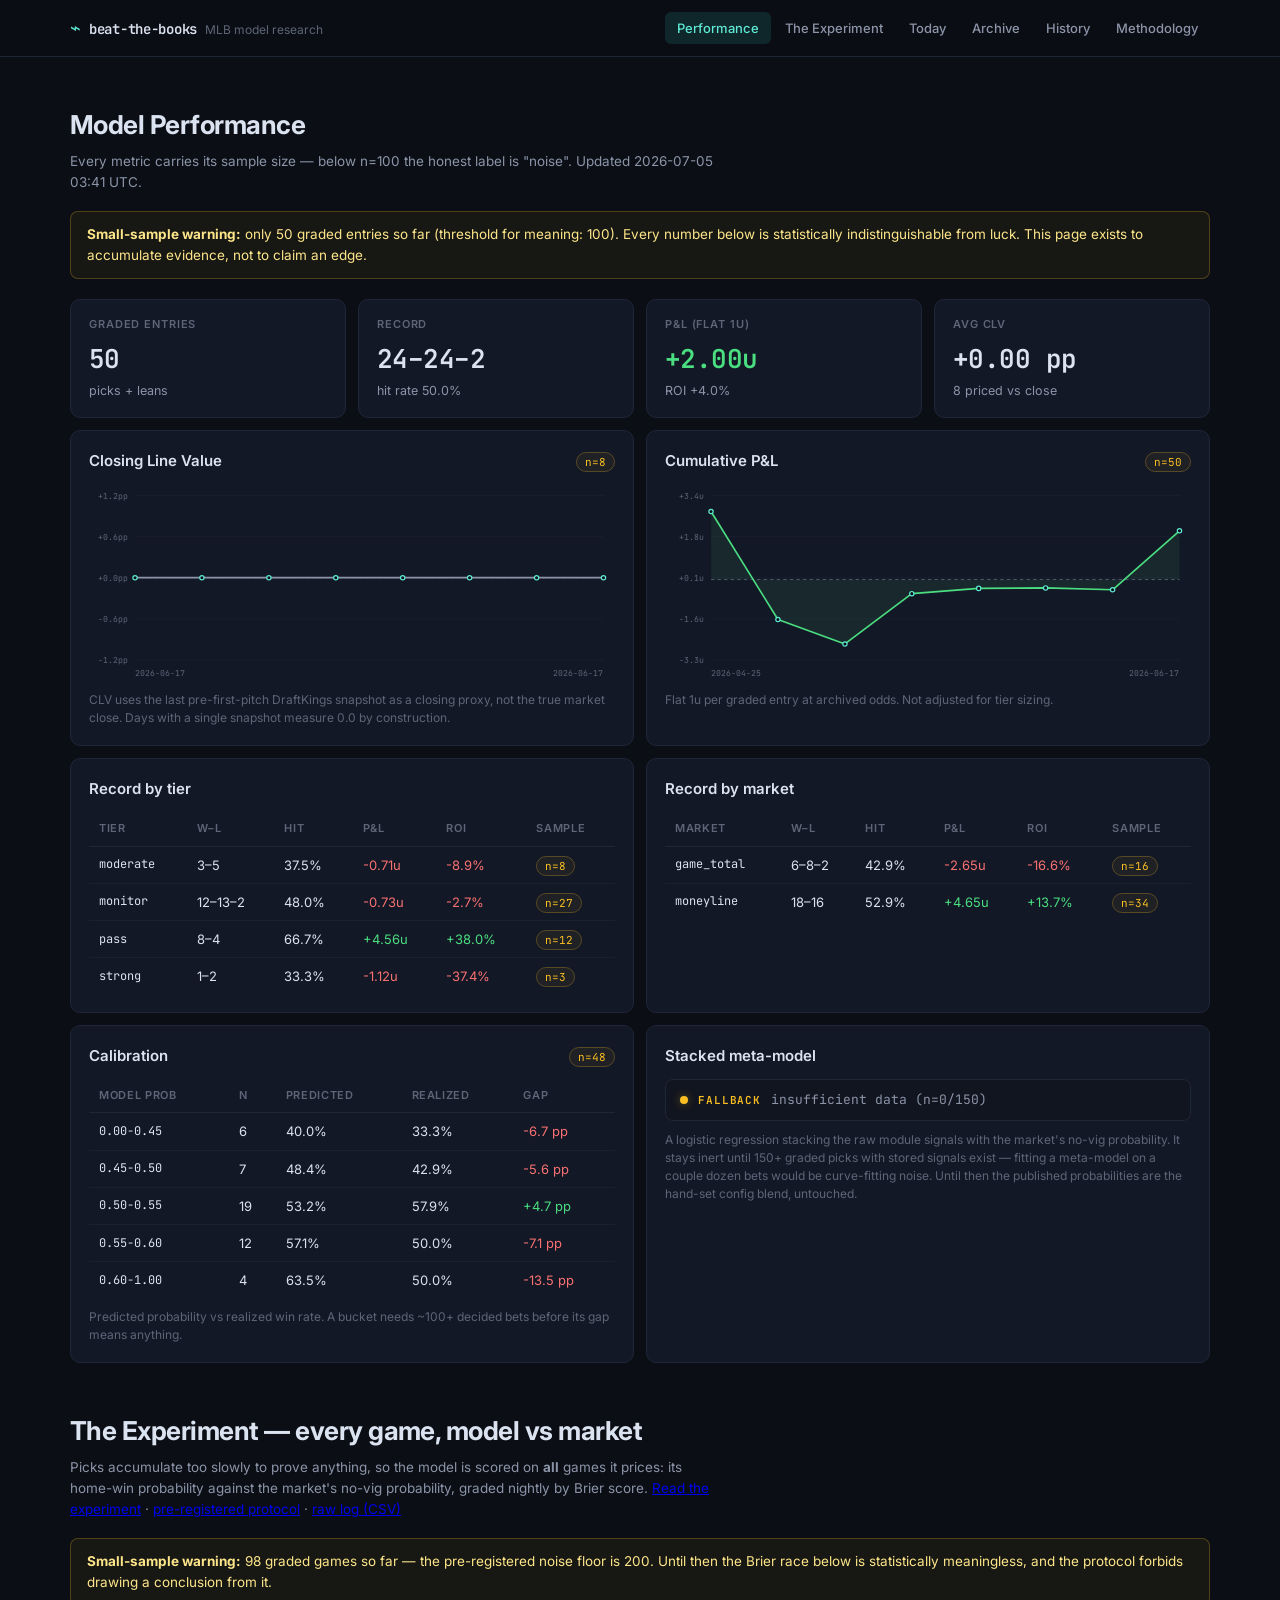
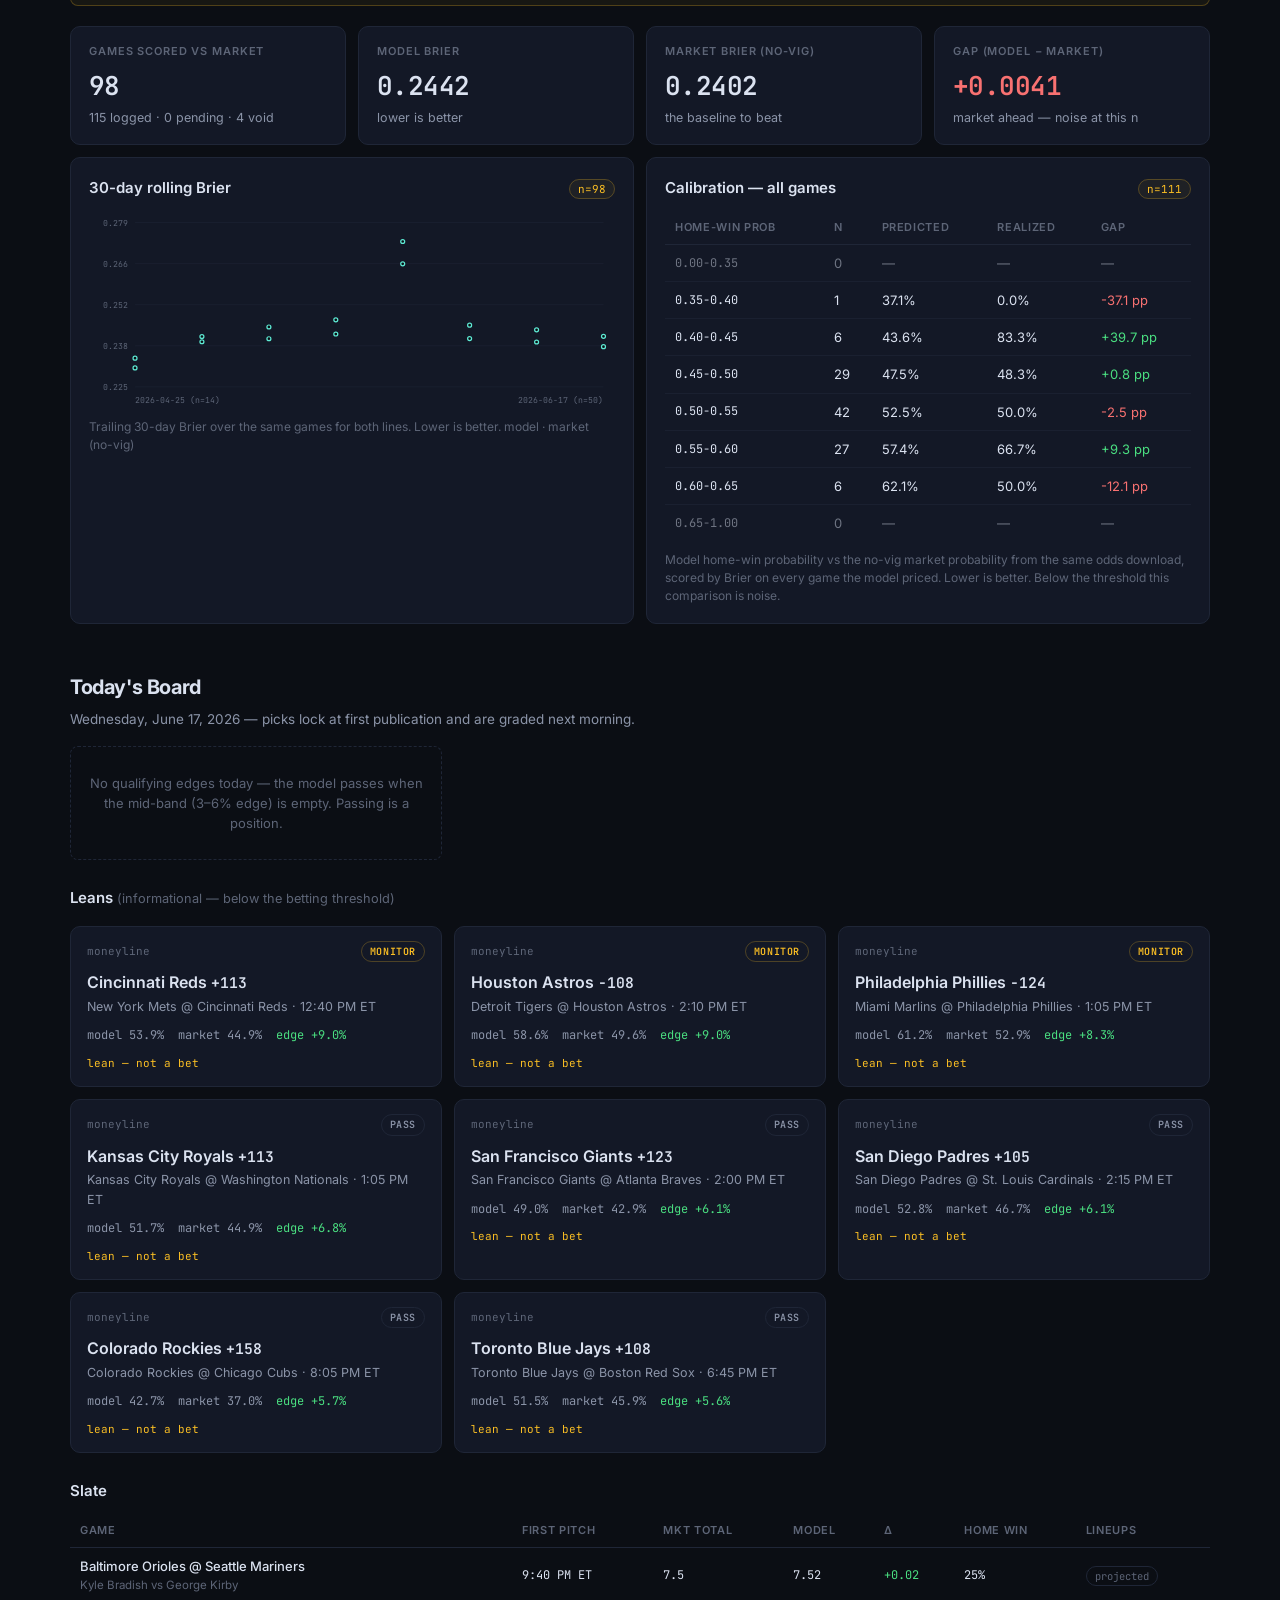
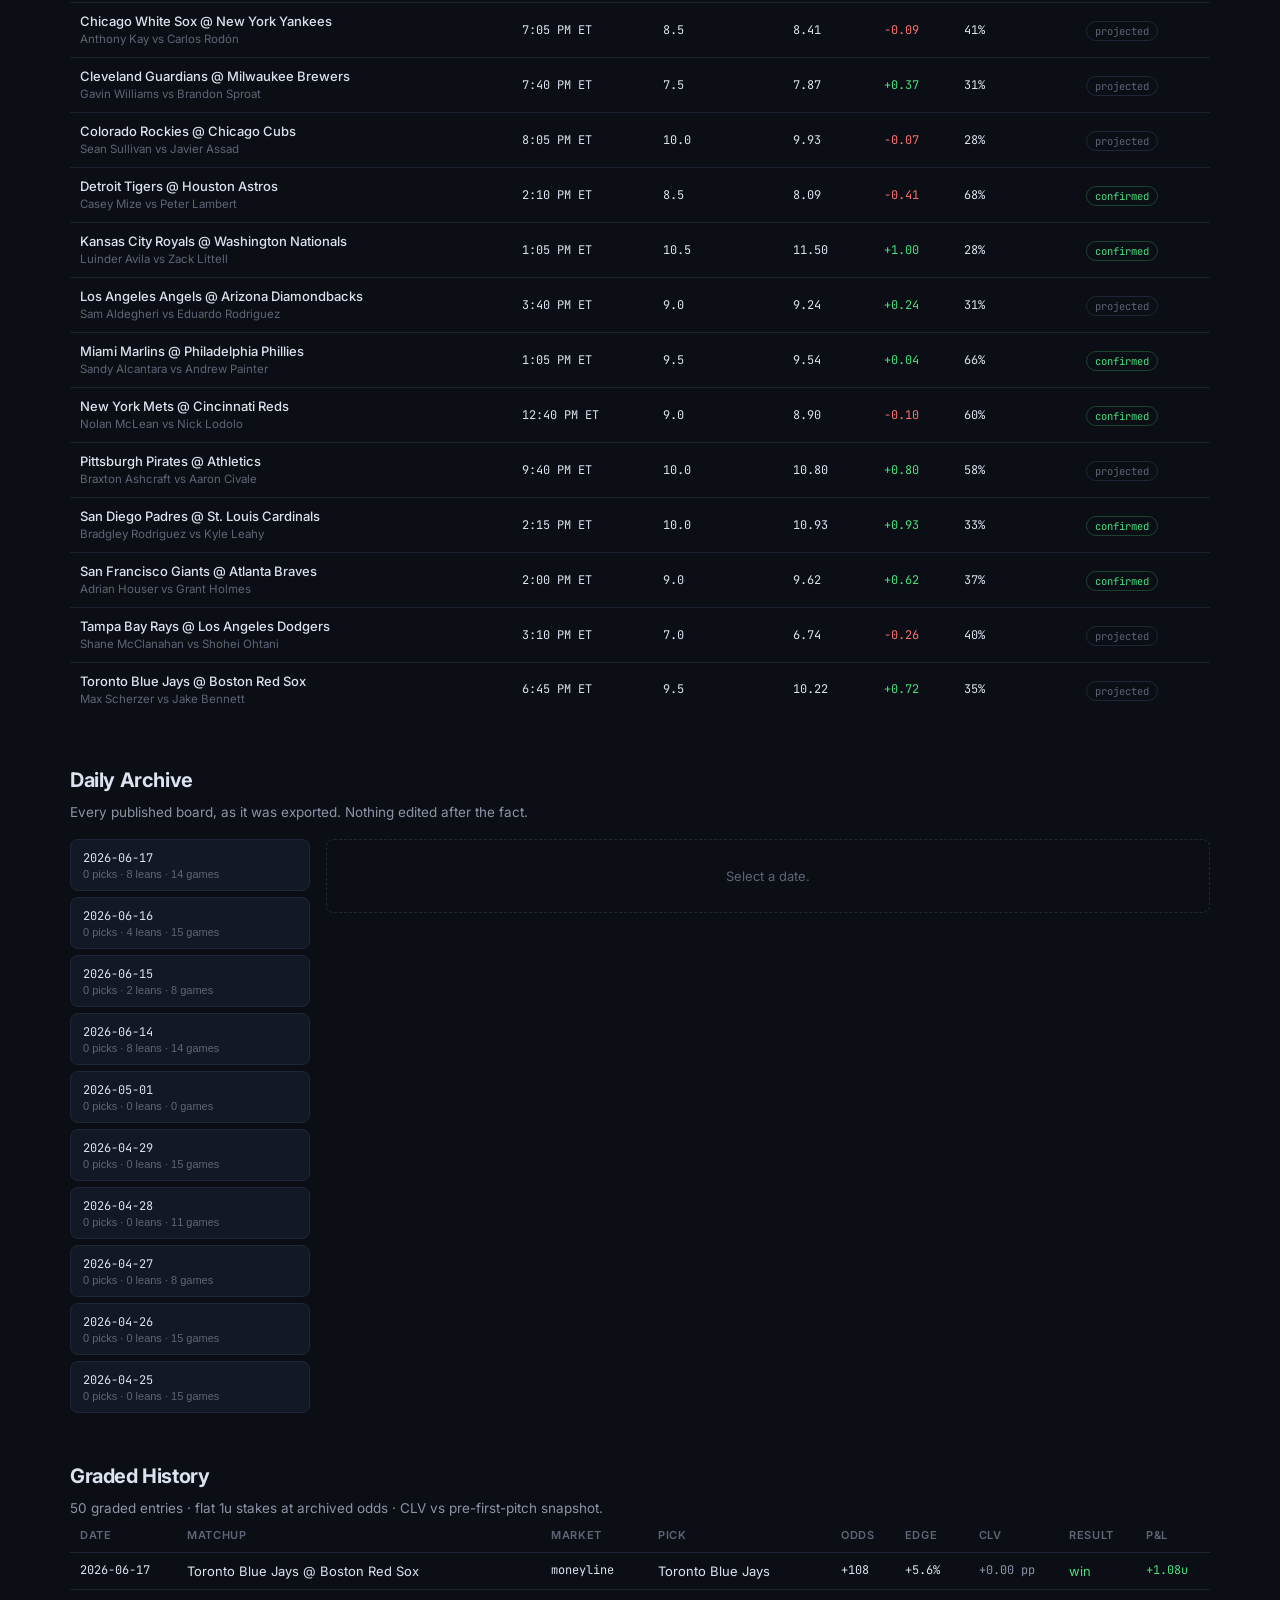
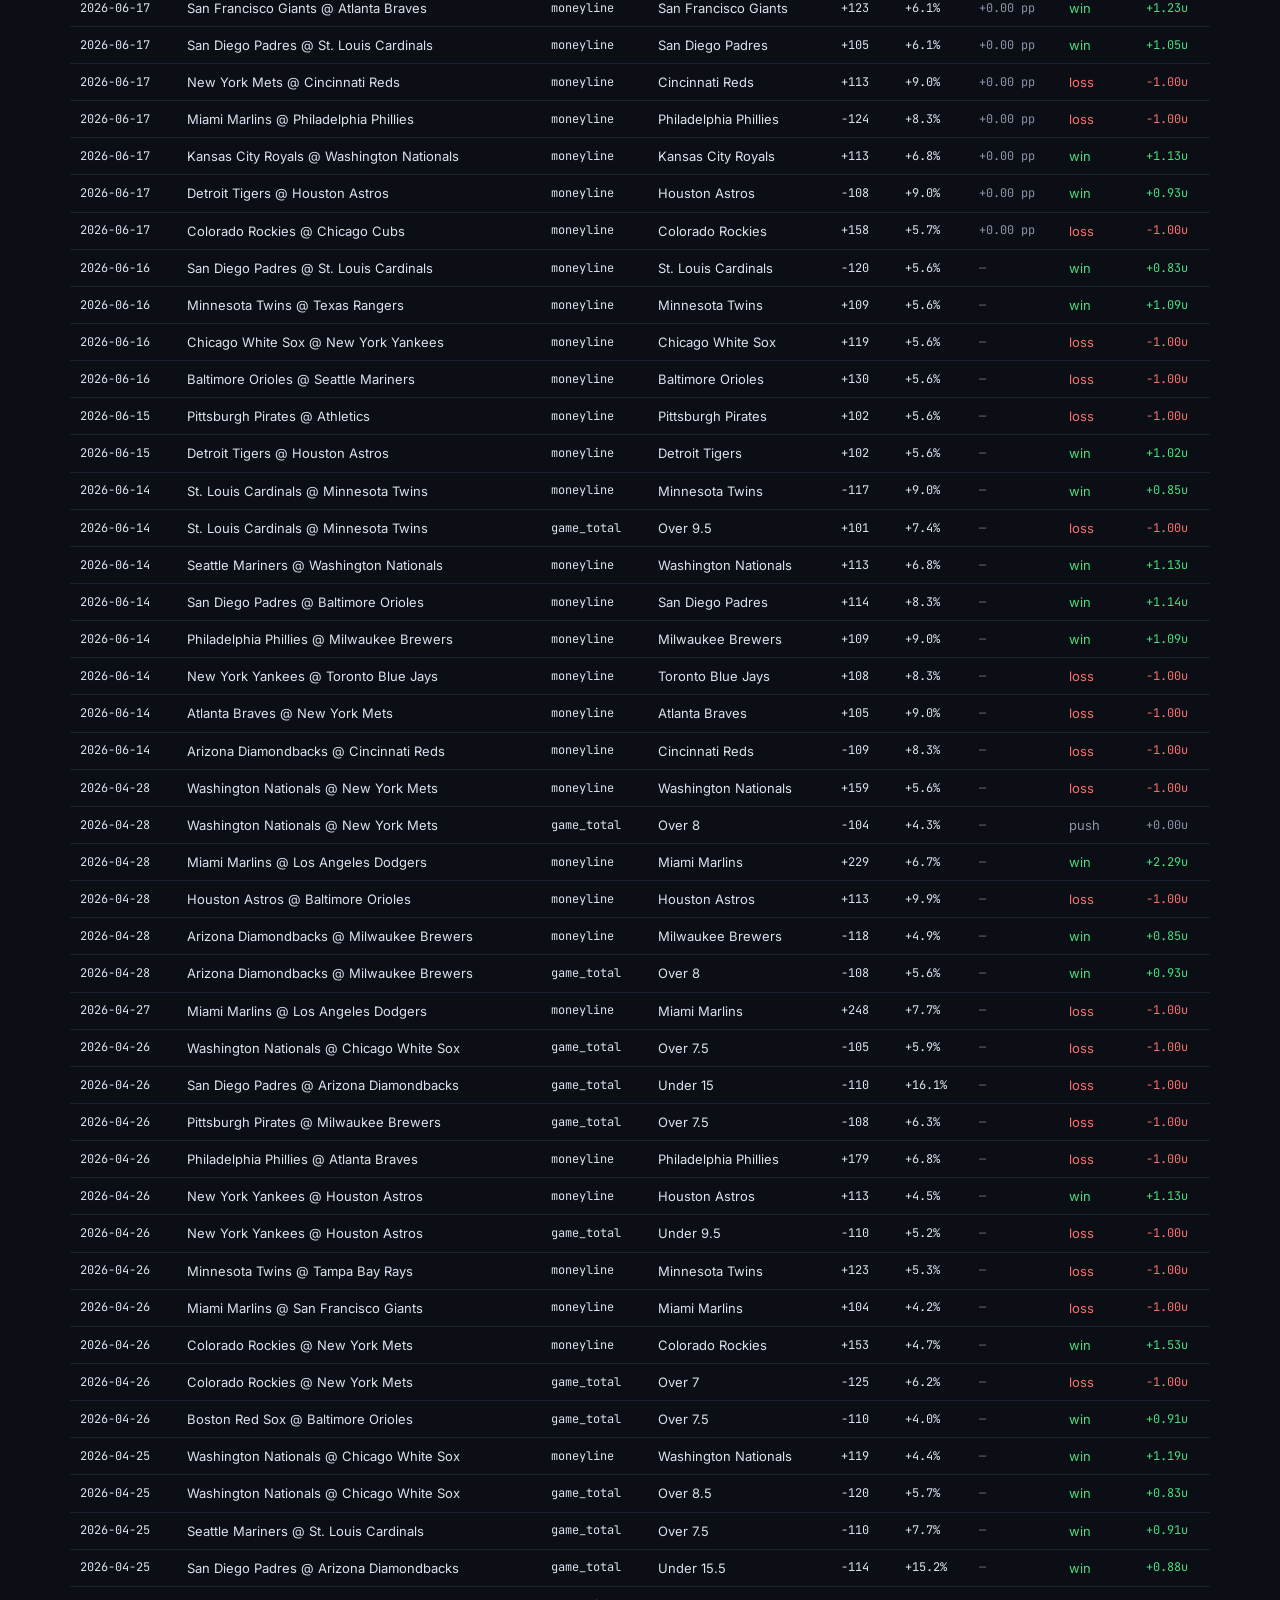
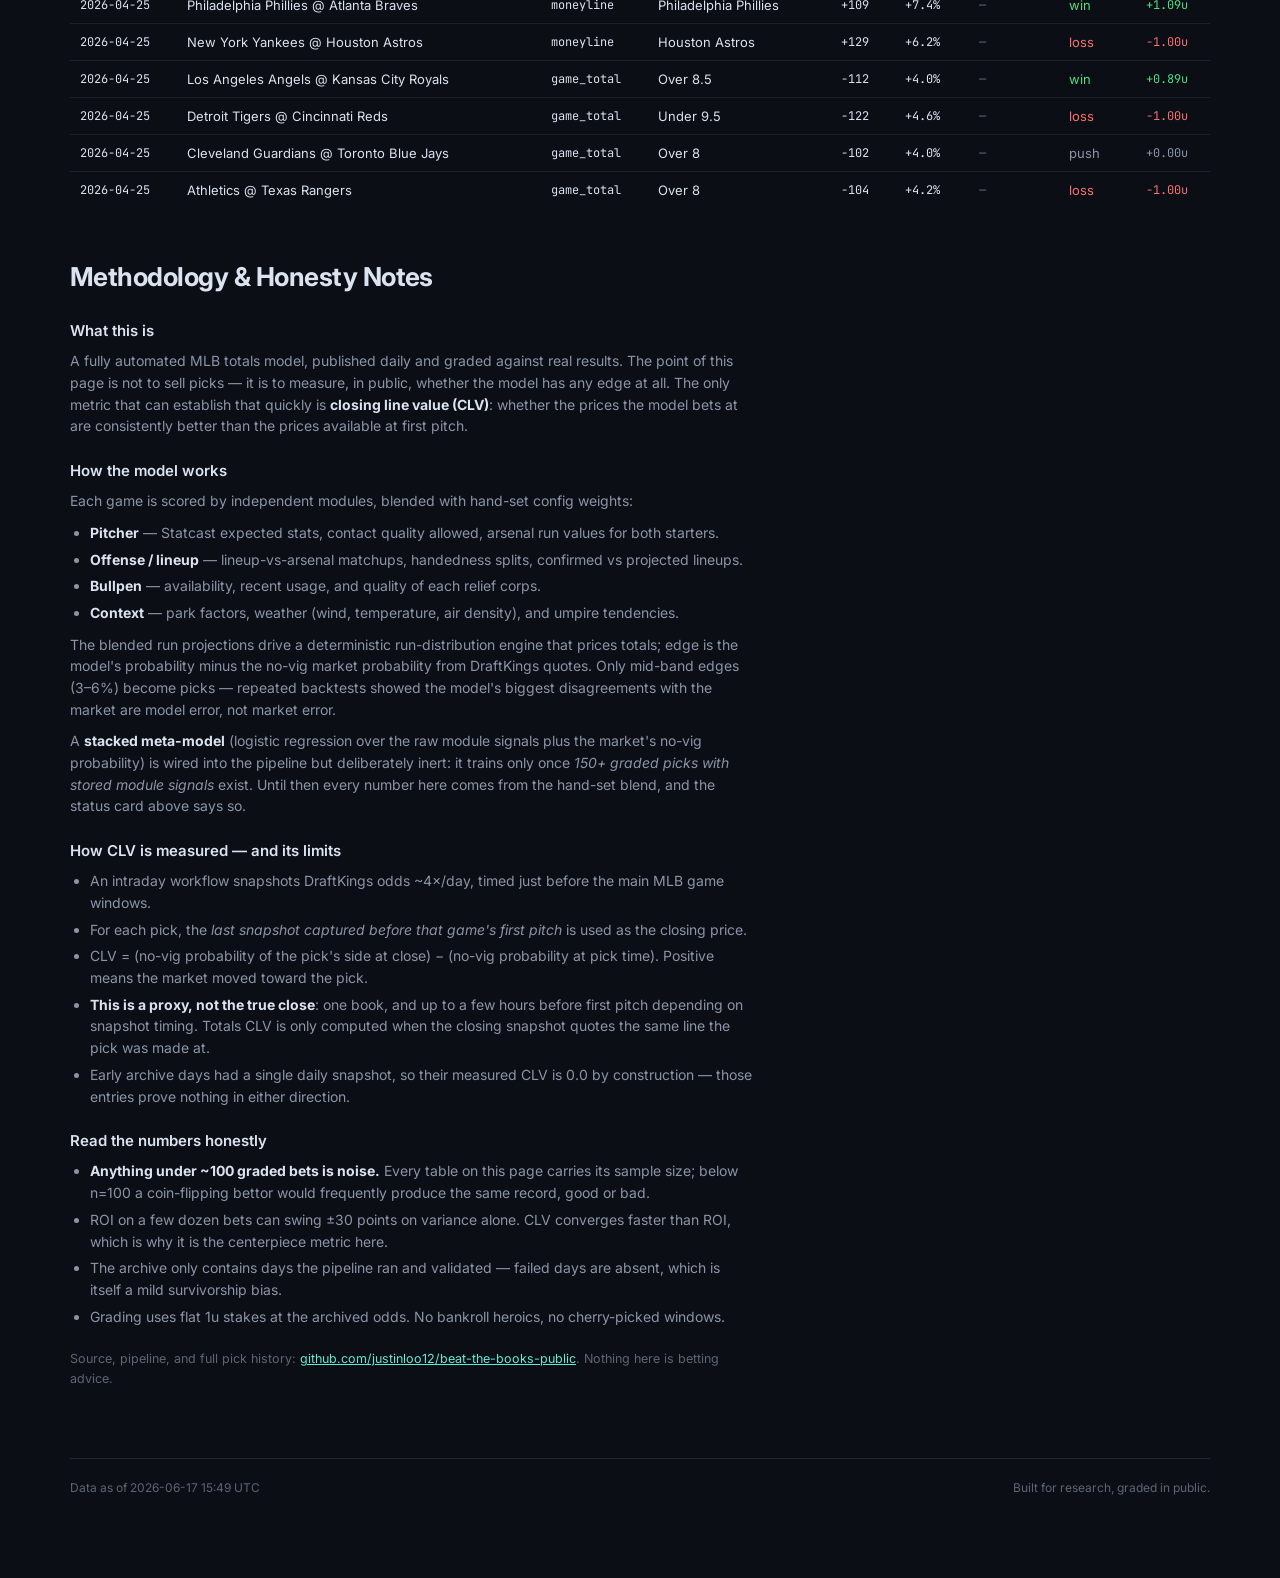
<file: docs/index.html>
<!doctype html>
<html lang="en">
  <head>
    <meta charset="utf-8" />
    <meta name="viewport" content="width=device-width, initial-scale=1" />
    <title>Beat the Books — MLB Model Research</title>
    <meta name="description" content="An open MLB betting model tracked honestly: closing line value, calibration, and record — with sample sizes on every number." />
    <link rel="preconnect" href="https://fonts.googleapis.com" />
    <link rel="preconnect" href="https://fonts.gstatic.com" crossorigin />
    <link href="https://fonts.googleapis.com/css2?family=Inter:wght@400;500;600;700&family=JetBrains+Mono:wght@400;500;600&display=swap" rel="stylesheet" />
    <link rel="stylesheet" href="styles.css" />
  </head>
  <body>

    <header class="topnav">
      <div class="topnav-inner">
        <a class="brand" href="#performance">
          <span class="brand-mark">⌁</span>
          <span class="brand-name">beat-the-books</span>
          <span class="brand-tag">MLB model research</span>
        </a>
        <nav class="nav-links" id="nav-links">
          <a href="#performance" class="active">Performance</a>
          <a href="#experiment">The Experiment</a>
          <a href="#board">Today</a>
          <a href="#archive">Archive</a>
          <a href="#history">History</a>
          <a href="#methodology">Methodology</a>
        </nav>
      </div>
    </header>

    <main class="page">

      <!-- ============================ PERFORMANCE ============================ -->
      <section id="performance" class="section">
        <div class="section-head">
          <h1>Model Performance</h1>
          <p class="section-sub" id="perf-asof">Loading…</p>
        </div>

        <div id="sample-warning" class="callout callout-warn hidden"></div>

        <div class="stat-grid" id="perf-stats"></div>

        <div class="panel-grid">
          <div class="panel">
            <div class="panel-head">
              <h2>Closing Line Value</h2>
              <span class="panel-n" id="clv-n"></span>
            </div>
            <div class="chart-wrap" id="clv-chart"></div>
            <p class="panel-note" id="clv-note"></p>
          </div>
          <div class="panel">
            <div class="panel-head">
              <h2>Cumulative P&amp;L</h2>
              <span class="panel-n" id="pnl-n"></span>
            </div>
            <div class="chart-wrap" id="pnl-chart"></div>
            <p class="panel-note">Flat 1u per graded entry at archived odds. Not adjusted for tier sizing.</p>
          </div>
        </div>

        <div class="panel-grid">
          <div class="panel">
            <div class="panel-head"><h2>Record by tier</h2></div>
            <div class="table-scroll"><table id="tier-table"></table></div>
          </div>
          <div class="panel">
            <div class="panel-head"><h2>Record by market</h2></div>
            <div class="table-scroll"><table id="market-table"></table></div>
          </div>
        </div>

        <div class="panel-grid">
          <div class="panel">
            <div class="panel-head">
              <h2>Calibration</h2>
              <span class="panel-n" id="cal-n"></span>
            </div>
            <div class="table-scroll"><table id="calibration-table"></table></div>
            <p class="panel-note">Predicted probability vs realized win rate. A bucket needs ~100+ decided bets before its gap means anything.</p>
          </div>
          <div class="panel">
            <div class="panel-head"><h2>Stacked meta-model</h2></div>
            <div id="meta-model-card"></div>
          </div>
        </div>
      </section>

      <!-- ============================ THE EXPERIMENT (all games) ============================ -->
      <section id="experiment" class="section">
        <div class="section-head">
          <h1>The Experiment — every game, model vs market</h1>
          <p class="section-sub">
            Picks accumulate too slowly to prove anything, so the model is scored on <strong>all</strong> games it prices:
            its home-win probability against the market's no-vig probability, graded nightly by Brier score.
            <a href="experiment.html">Read the experiment</a> ·
            <a href="https://github.com/justinloo12/beat-the-books-public/blob/main/docs/protocol.md">pre-registered protocol</a> ·
            <a href="data/game_predictions.csv">raw log (CSV)</a>
          </p>
        </div>

        <div id="ag-warning" class="callout callout-warn hidden"></div>

        <div class="stat-grid" id="ag-stats"></div>

        <div class="panel-grid">
          <div class="panel">
            <div class="panel-head">
              <h2>30-day rolling Brier</h2>
              <span class="panel-n" id="ag-rolling-n"></span>
            </div>
            <div class="chart-wrap" id="ag-rolling-chart"></div>
            <p class="panel-note">
              Trailing 30-day Brier over the same games for both lines. Lower is better.
              <span class="legend-model">model</span> · <span class="legend-market">market (no-vig)</span>
            </p>
          </div>
          <div class="panel">
            <div class="panel-head">
              <h2>Calibration — all games</h2>
              <span class="panel-n" id="ag-cal-n"></span>
            </div>
            <div class="table-scroll"><table id="ag-calibration-table"></table></div>
            <p class="panel-note" id="ag-note"></p>
          </div>
        </div>
      </section>

      <!-- ============================ TODAY'S BOARD ============================ -->
      <section id="board" class="section section-secondary">
        <div class="section-head">
          <h1>Today's Board</h1>
          <p class="section-sub" id="board-date"></p>
        </div>
        <div id="board-picks" class="cards"></div>
        <div id="board-leans-wrap" class="hidden">
          <h3 class="subhead">Leans <span class="muted">(informational — below the betting threshold)</span></h3>
          <div id="board-leans" class="cards"></div>
        </div>
        <h3 class="subhead">Slate</h3>
        <div class="table-scroll"><table id="slate-table"></table></div>
      </section>

      <!-- ============================ ARCHIVE ============================ -->
      <section id="archive" class="section section-secondary">
        <div class="section-head">
          <h1>Daily Archive</h1>
          <p class="section-sub">Every published board, as it was exported. Nothing edited after the fact.</p>
        </div>
        <div class="archive-layout">
          <div id="archive-dates" class="archive-dates"></div>
          <div id="archive-detail" class="archive-detail">
            <div class="empty">Select a date.</div>
          </div>
        </div>
      </section>

      <!-- ============================ HISTORY ============================ -->
      <section id="history" class="section section-secondary">
        <div class="section-head">
          <h1>Graded History</h1>
          <p class="section-sub" id="history-sub"></p>
        </div>
        <div class="table-scroll"><table id="history-table"></table></div>
      </section>

      <!-- ============================ METHODOLOGY ============================ -->
      <section id="methodology" class="section">
        <div class="section-head">
          <h1>Methodology &amp; Honesty Notes</h1>
        </div>
        <div class="prose">
          <h3>What this is</h3>
          <p>
            A fully automated MLB totals model, published daily and graded against real results.
            The point of this page is not to sell picks — it is to measure, in public, whether the
            model has any edge at all. The only metric that can establish that quickly is
            <strong>closing line value (CLV)</strong>: whether the prices the model bets at are
            consistently better than the prices available at first pitch.
          </p>

          <h3>How the model works</h3>
          <p>Each game is scored by independent modules, blended with hand-set config weights:</p>
          <ul>
            <li><strong>Pitcher</strong> — Statcast expected stats, contact quality allowed, arsenal run values for both starters.</li>
            <li><strong>Offense / lineup</strong> — lineup-vs-arsenal matchups, handedness splits, confirmed vs projected lineups.</li>
            <li><strong>Bullpen</strong> — availability, recent usage, and quality of each relief corps.</li>
            <li><strong>Context</strong> — park factors, weather (wind, temperature, air density), and umpire tendencies.</li>
          </ul>
          <p>
            The blended run projections drive a deterministic run-distribution engine that prices
            totals; edge is the model's probability minus the no-vig market probability from
            DraftKings quotes. Only mid-band edges (3–6%) become picks — repeated backtests showed the
            model's biggest disagreements with the market are model error, not market error.
          </p>
          <p>
            A <strong>stacked meta-model</strong> (logistic regression over the raw module signals plus
            the market's no-vig probability) is wired into the pipeline but deliberately inert: it
            trains only once <em>150+ graded picks with stored module signals</em> exist. Until then
            every number here comes from the hand-set blend, and the status card above says so.
          </p>

          <h3>How CLV is measured — and its limits</h3>
          <ul>
            <li>An intraday workflow snapshots DraftKings odds ~4×/day, timed just before the main MLB game windows.</li>
            <li>For each pick, the <em>last snapshot captured before that game's first pitch</em> is used as the closing price.</li>
            <li>CLV = (no-vig probability of the pick's side at close) − (no-vig probability at pick time). Positive means the market moved toward the pick.</li>
            <li><strong>This is a proxy, not the true close</strong>: one book, and up to a few hours before first pitch depending on snapshot timing. Totals CLV is only computed when the closing snapshot quotes the same line the pick was made at.</li>
            <li>Early archive days had a single daily snapshot, so their measured CLV is 0.0 by construction — those entries prove nothing in either direction.</li>
          </ul>

          <h3>Read the numbers honestly</h3>
          <ul>
            <li><strong>Anything under ~100 graded bets is noise.</strong> Every table on this page carries its sample size; below n=100 a coin-flipping bettor would frequently produce the same record, good or bad.</li>
            <li>ROI on a few dozen bets can swing ±30 points on variance alone. CLV converges faster than ROI, which is why it is the centerpiece metric here.</li>
            <li>The archive only contains days the pipeline ran and validated — failed days are absent, which is itself a mild survivorship bias.</li>
            <li>Grading uses flat 1u stakes at the archived odds. No bankroll heroics, no cherry-picked windows.</li>
          </ul>

          <p class="fine">
            Source, pipeline, and full pick history:
            <a href="https://github.com/justinloo12/beat-the-books-public">github.com/justinloo12/beat-the-books-public</a>.
            Nothing here is betting advice.
          </p>
        </div>
      </section>

      <footer class="footer">
        <span id="footer-asof"></span>
        <span>Built for research, graded in public.</span>
      </footer>
    </main>

    <script src="app.js" defer></script>
  </body>
</html>
</file>
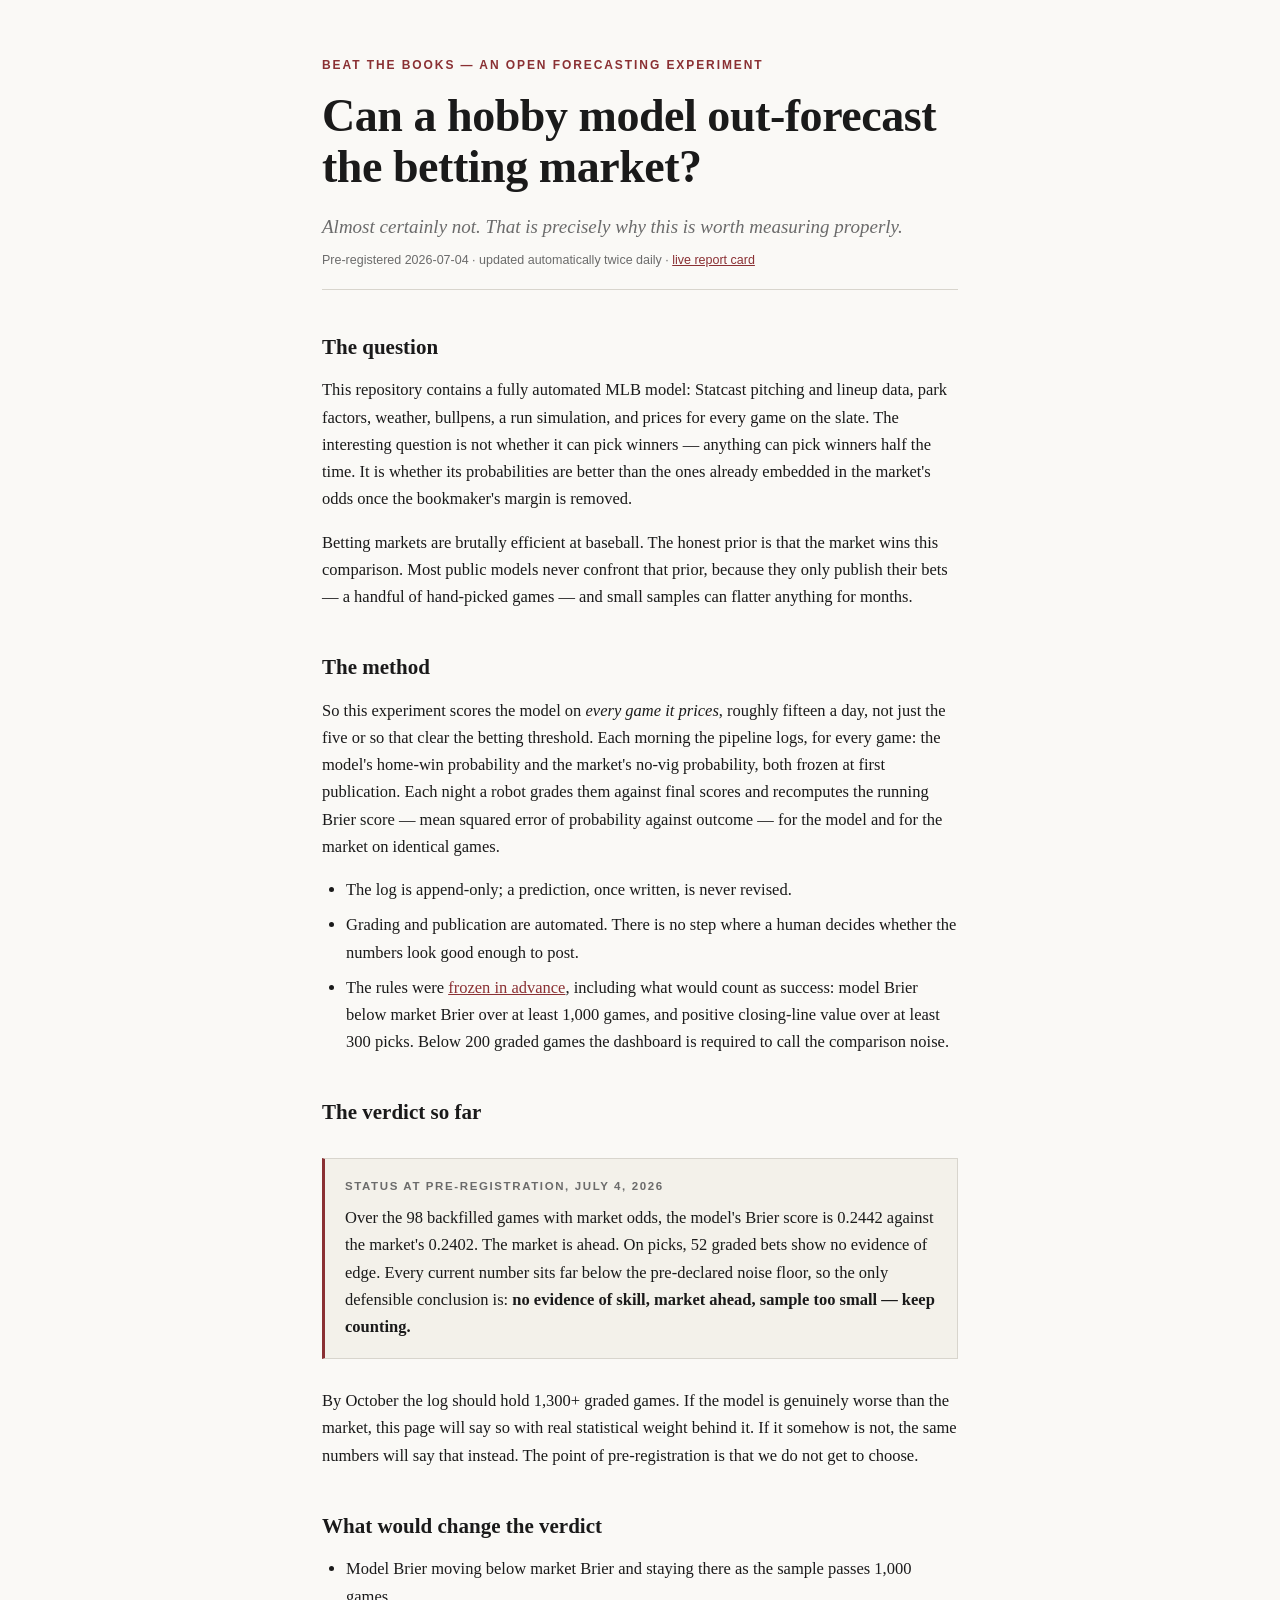
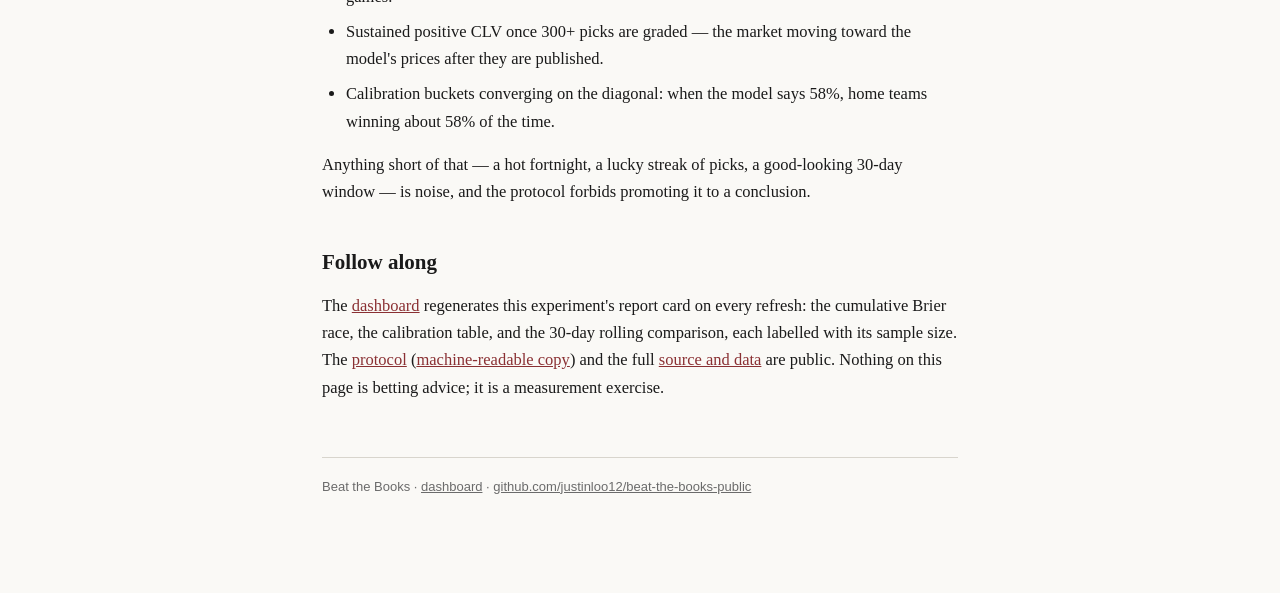
<file: docs/experiment.html>
<!doctype html>
<html lang="en">
  <head>
    <meta charset="utf-8" />
    <meta name="viewport" content="width=device-width, initial-scale=1" />
    <title>The Experiment — Beat the Books</title>
    <meta
      name="description"
      content="A pre-registered test of whether an automated MLB model can out-forecast the betting market. Every game scored, graded nightly, published win or lose."
    />
    <style>
      :root {
        --ink: #1a1a1a;
        --paper: #faf9f6;
        --muted: #6b6b6b;
        --rule: #d8d5cd;
        --accent: #8a3033;
      }
      * { box-sizing: border-box; margin: 0; padding: 0; }
      body {
        background: var(--paper);
        color: var(--ink);
        font-family: Georgia, "Times New Roman", serif;
        line-height: 1.65;
        -webkit-font-smoothing: antialiased;
      }
      .sheet { max-width: 680px; margin: 0 auto; padding: 56px 22px 80px; }
      .kicker {
        font-family: -apple-system, "Helvetica Neue", Arial, sans-serif;
        font-size: 12px;
        font-weight: 600;
        letter-spacing: 0.16em;
        text-transform: uppercase;
        color: var(--accent);
        margin-bottom: 14px;
      }
      h1 {
        font-size: clamp(34px, 6vw, 46px);
        font-weight: 700;
        letter-spacing: -0.01em;
        line-height: 1.12;
        margin-bottom: 18px;
      }
      .standfirst {
        font-size: 19px;
        color: var(--muted);
        font-style: italic;
        margin-bottom: 8px;
      }
      .byline {
        font-family: -apple-system, "Helvetica Neue", Arial, sans-serif;
        font-size: 12.5px;
        color: var(--muted);
        margin-bottom: 36px;
        padding-bottom: 18px;
        border-bottom: 1px solid var(--rule);
      }
      h2 {
        font-size: 21px;
        font-weight: 700;
        margin: 40px 0 12px;
      }
      p { margin-bottom: 16px; font-size: 16.5px; }
      a { color: var(--accent); }
      ul { margin: 0 0 16px 24px; }
      li { margin-bottom: 8px; font-size: 16.5px; }
      .verdict {
        border: 1px solid var(--rule);
        border-left: 3px solid var(--accent);
        background: #f3f1ea;
        padding: 18px 20px;
        margin: 28px 0;
      }
      .verdict .label {
        font-family: -apple-system, "Helvetica Neue", Arial, sans-serif;
        font-size: 11.5px;
        font-weight: 700;
        letter-spacing: 0.14em;
        text-transform: uppercase;
        color: var(--muted);
        margin-bottom: 8px;
      }
      .verdict p { margin-bottom: 0; }
      .footer {
        margin-top: 56px;
        padding-top: 18px;
        border-top: 1px solid var(--rule);
        font-family: -apple-system, "Helvetica Neue", Arial, sans-serif;
        font-size: 13px;
        color: var(--muted);
      }
      .footer a { color: var(--muted); }
    </style>
  </head>
  <body>
    <main class="sheet">
      <p class="kicker">Beat the Books — an open forecasting experiment</p>
      <h1>Can a hobby model out-forecast the betting market?</h1>
      <p class="standfirst">
        Almost certainly not. That is precisely why this is worth measuring properly.
      </p>
      <p class="byline">
        Pre-registered 2026-07-04 · updated automatically twice daily ·
        <a href="index.html">live report card</a>
      </p>

      <h2>The question</h2>
      <p>
        This repository contains a fully automated MLB model: Statcast pitching and lineup data,
        park factors, weather, bullpens, a run simulation, and prices for every game on the slate.
        The interesting question is not whether it can pick winners — anything can pick winners
        half the time. It is whether its probabilities are better than the ones already embedded
        in the market's odds once the bookmaker's margin is removed.
      </p>
      <p>
        Betting markets are brutally efficient at baseball. The honest prior is that the market
        wins this comparison. Most public models never confront that prior, because they only
        publish their bets — a handful of hand-picked games — and small samples can flatter
        anything for months.
      </p>

      <h2>The method</h2>
      <p>
        So this experiment scores the model on <em>every game it prices</em>, roughly fifteen a
        day, not just the five or so that clear the betting threshold. Each morning the pipeline
        logs, for every game: the model's home-win probability and the market's no-vig probability,
        both frozen at first publication. Each night a robot grades them against final scores and
        recomputes the running Brier score — mean squared error of probability against outcome —
        for the model and for the market on identical games.
      </p>
      <ul>
        <li>The log is append-only; a prediction, once written, is never revised.</li>
        <li>Grading and publication are automated. There is no step where a human decides whether the numbers look good enough to post.</li>
        <li>The rules were <a href="https://github.com/justinloo12/beat-the-books-public/blob/main/docs/protocol.md">frozen in advance</a>, including what would count as success: model Brier below market Brier over at least 1,000 games, and positive closing-line value over at least 300 picks. Below 200 graded games the dashboard is required to call the comparison noise.</li>
      </ul>

      <h2>The verdict so far</h2>
      <div class="verdict">
        <p class="label">Status at pre-registration, July 4, 2026</p>
        <p>
          Over the 98 backfilled games with market odds, the model's Brier score is 0.2442
          against the market's 0.2402. The market is ahead. On picks, 52 graded bets show no
          evidence of edge. Every current number sits far below the pre-declared noise floor,
          so the only defensible conclusion is: <strong>no evidence of skill, market ahead,
          sample too small — keep counting.</strong>
        </p>
      </div>
      <p>
        By October the log should hold 1,300+ graded games. If the model is genuinely worse than
        the market, this page will say so with real statistical weight behind it. If it somehow
        is not, the same numbers will say that instead. The point of pre-registration is that we
        do not get to choose.
      </p>

      <h2>What would change the verdict</h2>
      <ul>
        <li>Model Brier moving below market Brier and staying there as the sample passes 1,000 games.</li>
        <li>Sustained positive CLV once 300+ picks are graded — the market moving toward the model's prices after they are published.</li>
        <li>Calibration buckets converging on the diagonal: when the model says 58%, home teams winning about 58% of the time.</li>
      </ul>
      <p>
        Anything short of that — a hot fortnight, a lucky streak of picks, a good-looking
        30-day window — is noise, and the protocol forbids promoting it to a conclusion.
      </p>

      <h2>Follow along</h2>
      <p>
        The <a href="index.html">dashboard</a> regenerates this experiment's report card on every
        refresh: the cumulative Brier race, the calibration table, and the 30-day rolling
        comparison, each labelled with its sample size. The
        <a href="https://github.com/justinloo12/beat-the-books-public/blob/main/docs/protocol.md">protocol</a>
        (<a href="data/protocol.json">machine-readable copy</a>) and the full
        <a href="https://github.com/justinloo12/beat-the-books-public">source and data</a> are public.
        Nothing on this page is betting advice; it is a measurement exercise.
      </p>

      <p class="footer">
        Beat the Books · <a href="index.html">dashboard</a> ·
        <a href="https://github.com/justinloo12/beat-the-books-public">github.com/justinloo12/beat-the-books-public</a>
      </p>
    </main>
  </body>
</html>
</file>
<file: docs/styles.css>
/* Beat the Books — quant research dashboard styles.
   Dark, dense, honest. No frameworks. */

:root {
  --bg: #0b0e14;
  --bg-raise: #11151f;
  --bg-panel: #131826;
  --border: #1f2637;
  --border-soft: #1a2030;
  --text: #dbe2f0;
  --text-dim: #8b94a8;
  --text-faint: #5d6577;
  --accent: #5eead4;
  --accent-dim: #2dd4bf22;
  --pos: #4ade80;
  --neg: #f87171;
  --warn: #fbbf24;
  --mono: "JetBrains Mono", ui-monospace, SFMono-Regular, Menlo, monospace;
  --sans: "Inter", -apple-system, BlinkMacSystemFont, "Segoe UI", sans-serif;
}

* { margin: 0; padding: 0; box-sizing: border-box; }

html { scroll-behavior: smooth; scroll-padding-top: 72px; }

body {
  background: var(--bg);
  color: var(--text);
  font-family: var(--sans);
  font-size: 15px;
  line-height: 1.55;
  -webkit-font-smoothing: antialiased;
}

.mono { font-family: var(--mono); font-size: 0.92em; }
.pos { color: var(--pos); }
.neg { color: var(--neg); }
.flat { color: var(--text-dim); }
.dim { opacity: 0.45; }
.muted { color: var(--text-faint); font-weight: 400; font-size: 0.85em; }
.hidden { display: none !important; }

/* ───────────── top nav ───────────── */

.topnav {
  position: sticky;
  top: 0;
  z-index: 50;
  background: rgba(11, 14, 20, 0.92);
  backdrop-filter: blur(10px);
  border-bottom: 1px solid var(--border);
}

.topnav-inner {
  max-width: 1180px;
  margin: 0 auto;
  padding: 0 20px;
  height: 56px;
  display: flex;
  align-items: center;
  justify-content: space-between;
  gap: 16px;
}

.brand {
  display: flex;
  align-items: baseline;
  gap: 8px;
  text-decoration: none;
  color: var(--text);
  white-space: nowrap;
  min-width: 0;
}

.brand-mark { color: var(--accent); font-size: 18px; }
.brand-name { font-family: var(--mono); font-weight: 600; font-size: 14px; letter-spacing: -0.02em; }
.brand-tag { color: var(--text-faint); font-size: 12px; }

.nav-links {
  display: flex;
  gap: 2px;
  overflow-x: auto;
  scrollbar-width: none;
}
.nav-links::-webkit-scrollbar { display: none; }

.nav-links a {
  color: var(--text-dim);
  text-decoration: none;
  font-size: 13px;
  font-weight: 500;
  padding: 6px 12px;
  border-radius: 6px;
  white-space: nowrap;
  transition: color 0.15s, background 0.15s;
}

.nav-links a:hover { color: var(--text); }
.nav-links a.active { color: var(--accent); background: var(--accent-dim); }

/* ───────────── layout ───────────── */

.page { max-width: 1180px; margin: 0 auto; padding: 0 20px 80px; }

.section { padding-top: 48px; }

.section-head h1 {
  font-size: 26px;
  font-weight: 700;
  letter-spacing: -0.02em;
}

.section-sub { color: var(--text-dim); font-size: 13.5px; margin-top: 6px; max-width: 72ch; }

.section-secondary .section-head h1 { font-size: 20px; }

.subhead { font-size: 15px; font-weight: 600; margin: 26px 0 12px; }

/* ───────────── callouts ───────────── */

.callout {
  margin-top: 18px;
  padding: 12px 16px;
  border-radius: 8px;
  font-size: 13.5px;
  border: 1px solid;
}

.callout-warn {
  border-color: #fbbf2440;
  background: #fbbf240d;
  color: #fde68a;
}

/* ───────────── stat cards ───────────── */

.stat-grid {
  display: grid;
  grid-template-columns: repeat(auto-fit, minmax(200px, 1fr));
  gap: 12px;
  margin-top: 20px;
}

.stat-card {
  background: var(--bg-panel);
  border: 1px solid var(--border);
  border-radius: 10px;
  padding: 16px 18px;
}

.stat-label {
  font-size: 11px;
  font-weight: 600;
  text-transform: uppercase;
  letter-spacing: 0.08em;
  color: var(--text-faint);
}

.stat-value {
  font-family: var(--mono);
  font-size: 26px;
  font-weight: 600;
  margin-top: 6px;
  letter-spacing: -0.02em;
}

.stat-value.flat { color: var(--text); }
.stat-sub { color: var(--text-dim); font-size: 12.5px; margin-top: 2px; }

/* ───────────── panels ───────────── */

.panel-grid {
  display: grid;
  grid-template-columns: 1fr 1fr;
  gap: 12px;
  margin-top: 12px;
}

.panel {
  background: var(--bg-panel);
  border: 1px solid var(--border);
  border-radius: 10px;
  padding: 18px;
  min-width: 0;
}

.panel-head {
  display: flex;
  align-items: center;
  justify-content: space-between;
  gap: 10px;
  margin-bottom: 12px;
}

.panel-head h2 { font-size: 15px; font-weight: 600; }

.panel-n { flex-shrink: 0; }

.n-badge {
  font-family: var(--mono);
  font-size: 11px;
  padding: 2px 8px;
  border-radius: 999px;
  border: 1px solid;
}

.n-ok { color: var(--pos); border-color: #4ade8040; background: #4ade800d; }
.n-small { color: var(--warn); border-color: #fbbf2440; background: #fbbf240d; }

.panel-note { color: var(--text-faint); font-size: 12px; margin-top: 10px; line-height: 1.5; }

.chart-wrap { width: 100%; }
.chart-wrap svg { width: 100%; height: auto; display: block; }

/* chart internals */
.grid-line { stroke: var(--border-soft); stroke-width: 1; }
.zero-line { stroke: var(--text-faint); stroke-width: 1; stroke-dasharray: 4 4; }
.tick-label { fill: var(--text-faint); font-size: 10px; font-family: var(--mono); }
.line { fill: none; stroke-width: 2; stroke-linejoin: round; }
.line.pos { stroke: var(--pos); }
.line.neg { stroke: var(--neg); }
.line.flat { stroke: var(--text-dim); }
.area { opacity: 0.08; }
.area.pos { fill: var(--pos); }
.area.neg { fill: var(--neg); }
.area.flat { fill: var(--text-dim); }
.dot { fill: var(--bg); stroke: var(--accent); stroke-width: 1.5; }

/* ───────────── tables ───────────── */

.table-scroll { overflow-x: auto; }

table { width: 100%; border-collapse: collapse; font-size: 13px; }

th {
  text-align: left;
  font-size: 11px;
  font-weight: 600;
  text-transform: uppercase;
  letter-spacing: 0.06em;
  color: var(--text-faint);
  padding: 8px 10px;
  border-bottom: 1px solid var(--border);
  white-space: nowrap;
}

td {
  padding: 8px 10px;
  border-bottom: 1px solid var(--border-soft);
  white-space: nowrap;
}

tbody tr:last-child td { border-bottom: none; }
tbody tr:hover { background: var(--bg-raise); }

.empty-cell { color: var(--text-faint); padding: 18px 10px; white-space: normal; }

.coef-table { margin-top: 8px; }

/* ───────────── meta-model status ───────────── */

.meta-status {
  display: flex;
  align-items: center;
  gap: 10px;
  padding: 10px 14px;
  border-radius: 8px;
  border: 1px solid var(--border);
  background: var(--bg-raise);
}

.meta-dot { width: 8px; height: 8px; border-radius: 50%; flex-shrink: 0; }
.meta-fallback .meta-dot { background: var(--warn); box-shadow: 0 0 8px #fbbf2466; }
.meta-trained .meta-dot { background: var(--pos); box-shadow: 0 0 8px #4ade8066; }

.meta-state {
  font-family: var(--mono);
  font-size: 11px;
  font-weight: 600;
  letter-spacing: 0.08em;
}

.meta-fallback .meta-state { color: var(--warn); }
.meta-trained .meta-state { color: var(--pos); }
.meta-msg { color: var(--text-dim); font-size: 13px; font-family: var(--mono); }

/* ───────────── pick cards ───────────── */

.cards {
  display: grid;
  grid-template-columns: repeat(auto-fill, minmax(290px, 1fr));
  gap: 12px;
  margin-top: 16px;
}

.pick-card {
  background: var(--bg-panel);
  border: 1px solid var(--border);
  border-radius: 10px;
  padding: 14px 16px;
}

.pick-top {
  display: flex;
  justify-content: space-between;
  align-items: center;
  margin-bottom: 8px;
}

.pick-market { color: var(--text-faint); font-size: 11px; }

.pick-tier {
  font-family: var(--mono);
  font-size: 10px;
  font-weight: 600;
  text-transform: uppercase;
  letter-spacing: 0.06em;
  padding: 2px 8px;
  border-radius: 999px;
  border: 1px solid var(--border);
  color: var(--text-dim);
}

.tier-strong { color: var(--pos); border-color: #4ade8040; }
.tier-moderate { color: var(--accent); border-color: #5eead440; }
.tier-monitor { color: var(--warn); border-color: #fbbf2440; }

.pick-main { font-size: 16px; font-weight: 600; }
.pick-matchup { color: var(--text-dim); font-size: 12.5px; margin-top: 2px; }

.pick-nums {
  display: flex;
  gap: 14px;
  margin-top: 10px;
  font-size: 12px;
  color: var(--text-dim);
  flex-wrap: wrap;
}

.pick-flag {
  margin-top: 10px;
  font-size: 11px;
  color: var(--warn);
  font-family: var(--mono);
}

/* ───────────── slate table ───────────── */

.slate-matchup { font-weight: 500; }
.slate-sub { color: var(--text-faint); font-size: 11.5px; }

.lineup-flag {
  font-family: var(--mono);
  font-size: 10.5px;
  padding: 2px 8px;
  border-radius: 999px;
  border: 1px solid var(--border);
  color: var(--text-faint);
}

.lineup-flag.ok { color: var(--pos); border-color: #4ade8040; }

/* ───────────── archive ───────────── */

.archive-layout {
  display: grid;
  grid-template-columns: 240px 1fr;
  gap: 16px;
  margin-top: 16px;
}

.archive-dates { display: flex; flex-direction: column; gap: 6px; }

.archive-date {
  display: flex;
  flex-direction: column;
  gap: 2px;
  text-align: left;
  background: var(--bg-panel);
  border: 1px solid var(--border);
  border-radius: 8px;
  padding: 10px 12px;
  color: var(--text);
  cursor: pointer;
  font-size: 13px;
  transition: border-color 0.15s;
}

.archive-date:hover { border-color: var(--text-faint); }
.archive-date.active { border-color: var(--accent); background: var(--accent-dim); }
.archive-meta { color: var(--text-faint); font-size: 11px; }

.archive-detail { min-width: 0; }
.archive-detail .subhead { margin-top: 0; }

/* ───────────── empty states ───────────── */

.empty {
  color: var(--text-faint);
  font-size: 13px;
  padding: 26px 16px;
  text-align: center;
  border: 1px dashed var(--border);
  border-radius: 8px;
}

/* ───────────── methodology prose ───────────── */

.prose { max-width: 76ch; margin-top: 18px; }
.prose h3 { font-size: 15px; font-weight: 600; margin: 22px 0 8px; color: var(--text); }
.prose p { color: var(--text-dim); font-size: 14px; margin-bottom: 10px; }
.prose ul { color: var(--text-dim); font-size: 14px; padding-left: 20px; margin-bottom: 10px; }
.prose li { margin-bottom: 5px; }
.prose strong { color: var(--text); }
.prose a { color: var(--accent); }
.prose .fine { font-size: 12.5px; color: var(--text-faint); margin-top: 22px; }

/* ───────────── footer ───────────── */

.footer {
  margin-top: 70px;
  padding-top: 20px;
  border-top: 1px solid var(--border);
  display: flex;
  justify-content: space-between;
  gap: 12px;
  color: var(--text-faint);
  font-size: 12px;
  flex-wrap: wrap;
}

/* ───────────── responsive ───────────── */

@media (max-width: 860px) {
  .panel-grid { grid-template-columns: 1fr; }
  .archive-layout { grid-template-columns: 1fr; }
  .archive-dates { flex-direction: row; flex-wrap: wrap; }
  .brand-tag { display: none; }
}

@media (max-width: 560px) {
  body { font-size: 14px; }
  .section-head h1 { font-size: 22px; }
  .stat-grid { grid-template-columns: 1fr 1fr; }
  .stat-value { font-size: 21px; }
  .topnav-inner { padding: 0 12px; }
  .page { padding: 0 12px 60px; }
}
</file>
